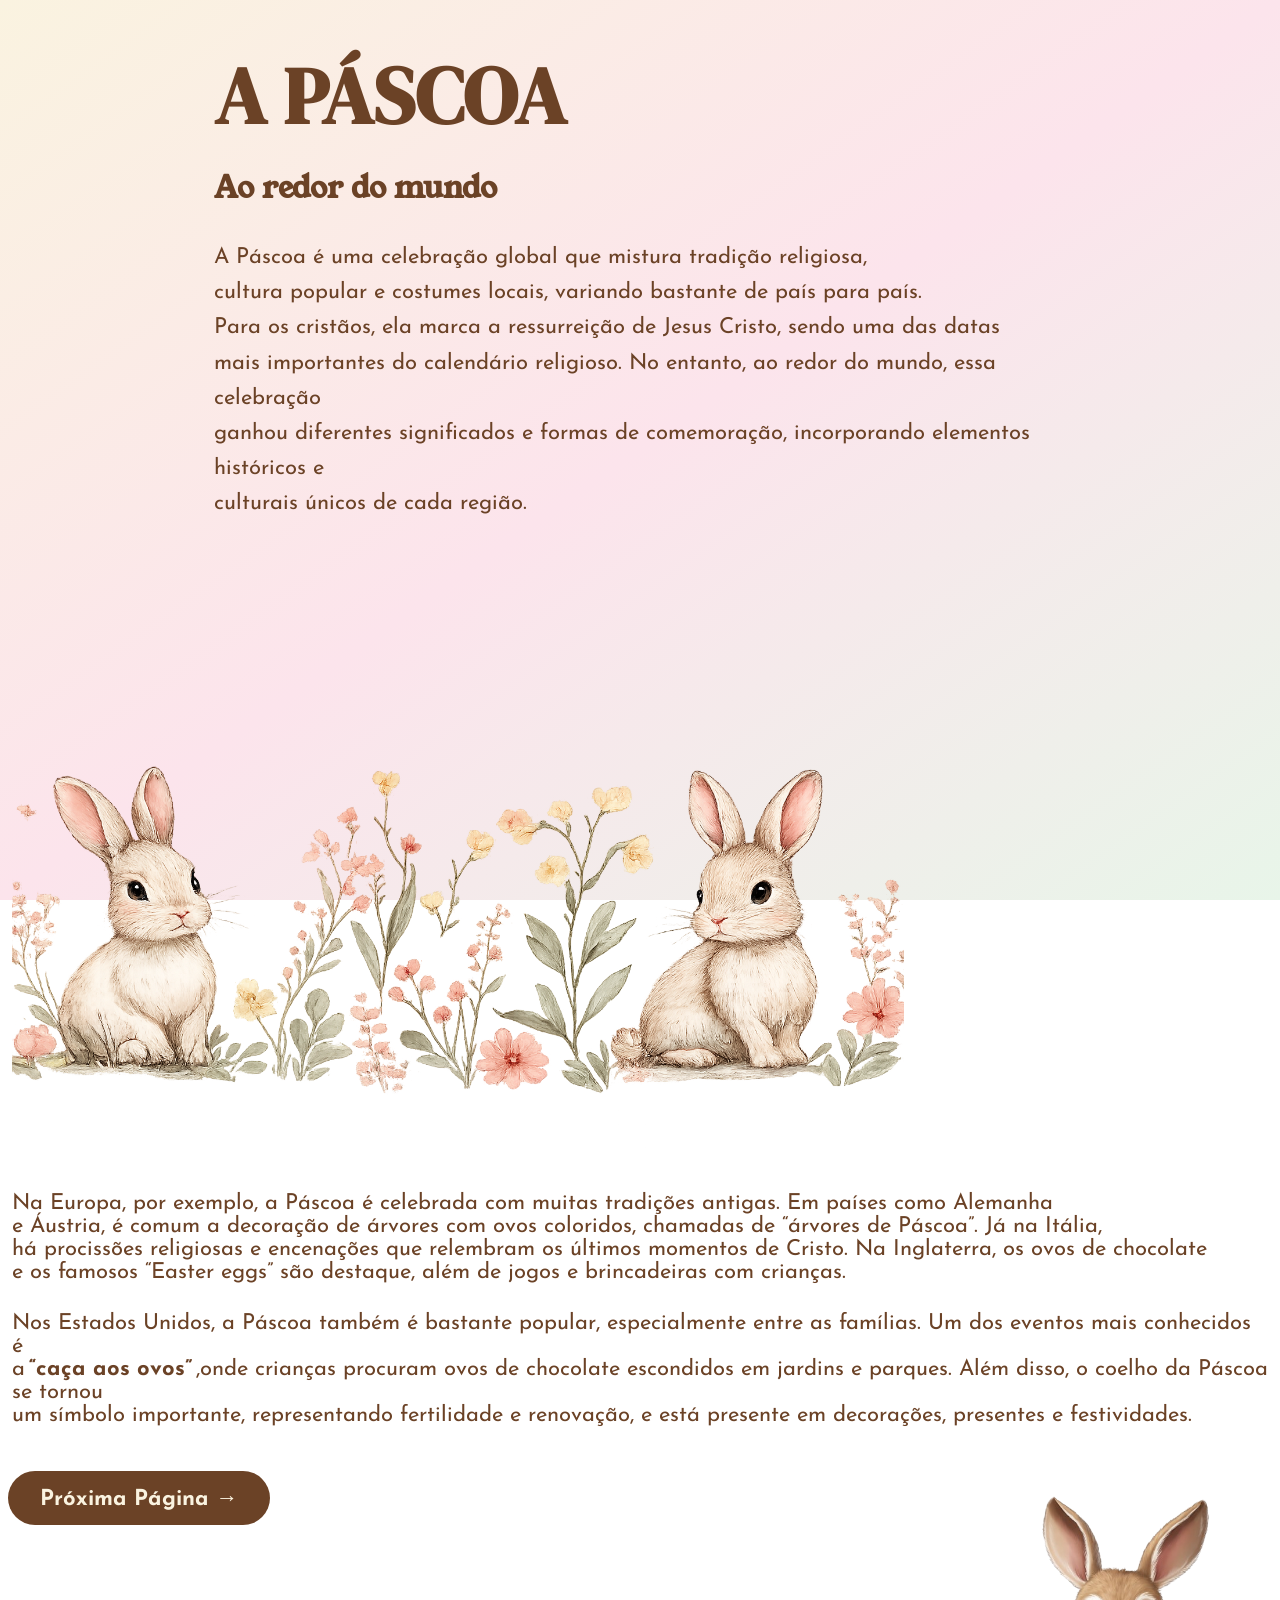
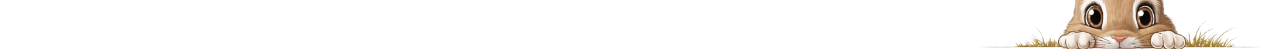
<file: pascoa html/index.html>
<!DOCTYPE html>
<html lang="pt-BR">
<head>
    <link rel="stylesheet" href="css/style.css">
    <meta charset="UTF-8">
    <meta name="viewport" content="width=device-width, initial-scale=1.0">
    <title>Páscoa Html</title>
</head>
<body>
    
    <div class="container">
    <h1>A PÁSCOA</h1>
    <h2>Ao redor do mundo</h2>

    <hr>

    <p>A Páscoa é uma celebração global que mistura tradição religiosa, <br>
    cultura popular e costumes locais, variando bastante de país para país. <br>
    Para os cristãos, ela marca a ressurreição de Jesus Cristo, sendo uma das datas <br>
    mais importantes do calendário religioso. No entanto, ao redor do mundo, essa celebração <br>
    ganhou diferentes significados e formas de comemoração, incorporando elementos históricos e <br>
    culturais únicos de cada região.</p>

    </div>
    
    <hr>
    <img src="images/Coelho e flores silvestres delicadas.png" class="asset-coelhos">
    <hr>


    <p>Na Europa, por exemplo, a Páscoa é celebrada com muitas tradições antigas. Em países como Alemanha <br>
    e Áustria, é comum a decoração de árvores com ovos coloridos, chamadas de “árvores de Páscoa”. Já na Itália, <br>
    há procissões religiosas e encenações que relembram os últimos momentos de Cristo. Na Inglaterra, os ovos de chocolate <br>
    e os famosos “Easter eggs” são destaque, além de jogos e brincadeiras com crianças.</p>

    <hr>

    <p>Nos Estados Unidos, a Páscoa também é bastante popular, especialmente entre as famílias. Um dos eventos mais conhecidos é <br>
    a<strong>“caça aos ovos”</strong>,onde crianças procuram ovos de chocolate escondidos em jardins e parques. Além disso, o coelho da Páscoa se tornou <br>
    um símbolo importante, representando fertilidade e renovação, e está presente em decorações, presentes e festividades.</p>
<hr>

<a href="page2.html" class="botao-proxpage" >Próxima Página →</a>

<hr>

<footer>
    <img src="images/Coelho_fofo_espiando_curioseiramente-removebg-preview.png" class="asset-coelho-espiando">
</footer>






</body>
</html>
</file>
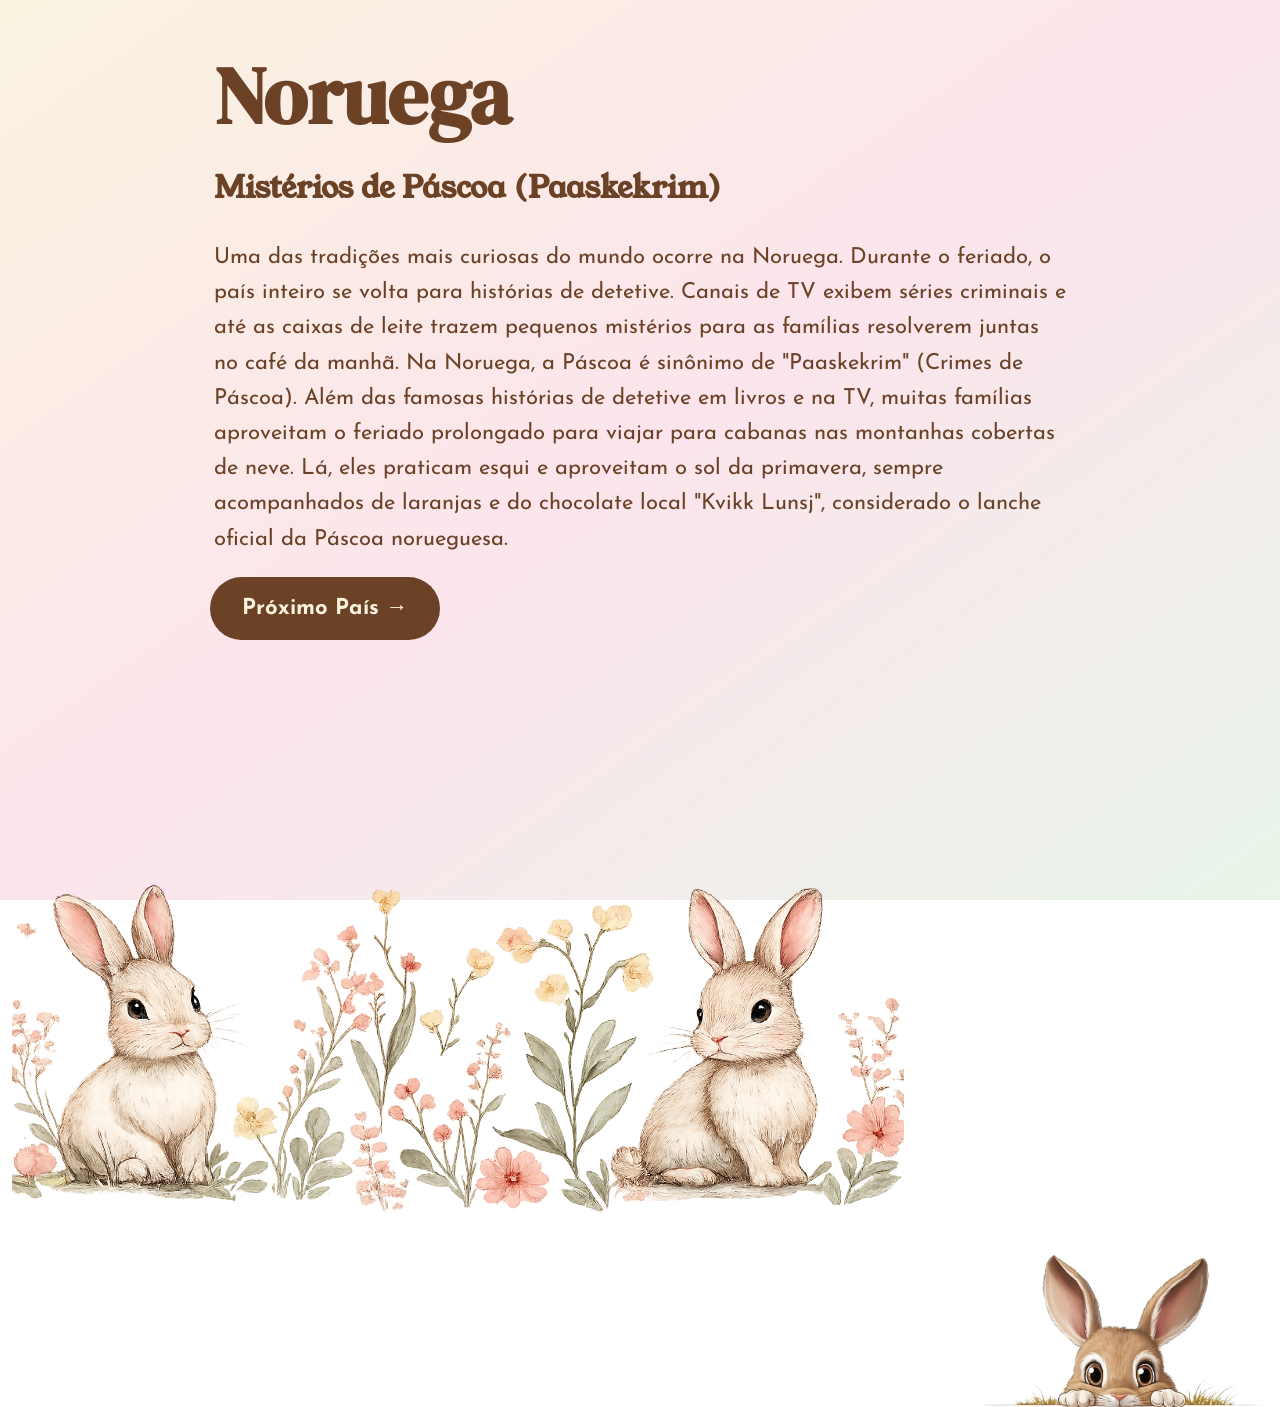
<file: pascoa html/page2.html>
<!DOCTYPE html>
<html lang="pt-br">
<head>
    <meta charset="UTF-8">
    <title>Páscoa na Noruega</title>
    <link rel="stylesheet" href="css/style.css">
    <meta name="viewport" content="width=device-width, initial-scale=1.0"> 
</head>
<body>
    <div class="container">
        <h1>Noruega</h1>
        <h2>Mistérios de Páscoa (Paaskekrim)</h2>
        <hr>
        <p>Uma das tradições mais curiosas do mundo ocorre na Noruega. Durante o feriado, o país inteiro se volta para histórias de detetive. Canais de TV exibem séries criminais e até as caixas de leite trazem pequenos mistérios para as famílias resolverem juntas no café da manhã. Na Noruega, a Páscoa é sinônimo de "Paaskekrim" (Crimes de Páscoa). Além das famosas histórias de detetive em livros e na TV, muitas famílias aproveitam o feriado prolongado para viajar para cabanas nas montanhas cobertas de neve. Lá, eles praticam esqui e aproveitam o sol da primavera, sempre acompanhados de laranjas e do chocolate local "Kvikk Lunsj", considerado o lanche oficial da Páscoa norueguesa.</p>
        
        <a href="page3.html" class="botao-proxpage2">Próximo País →</a>
    </div>


    <hr>
    <img src="images/Coelho e flores silvestres delicadas.png" class="asset-coelhos">
    <hr>


    <footer>
        <img src="images/Coelho_fofo_espiando_curioseiramente-removebg-preview.png" class="asset-coelho-espiando">
    </footer>
</body>
</html>
</file>
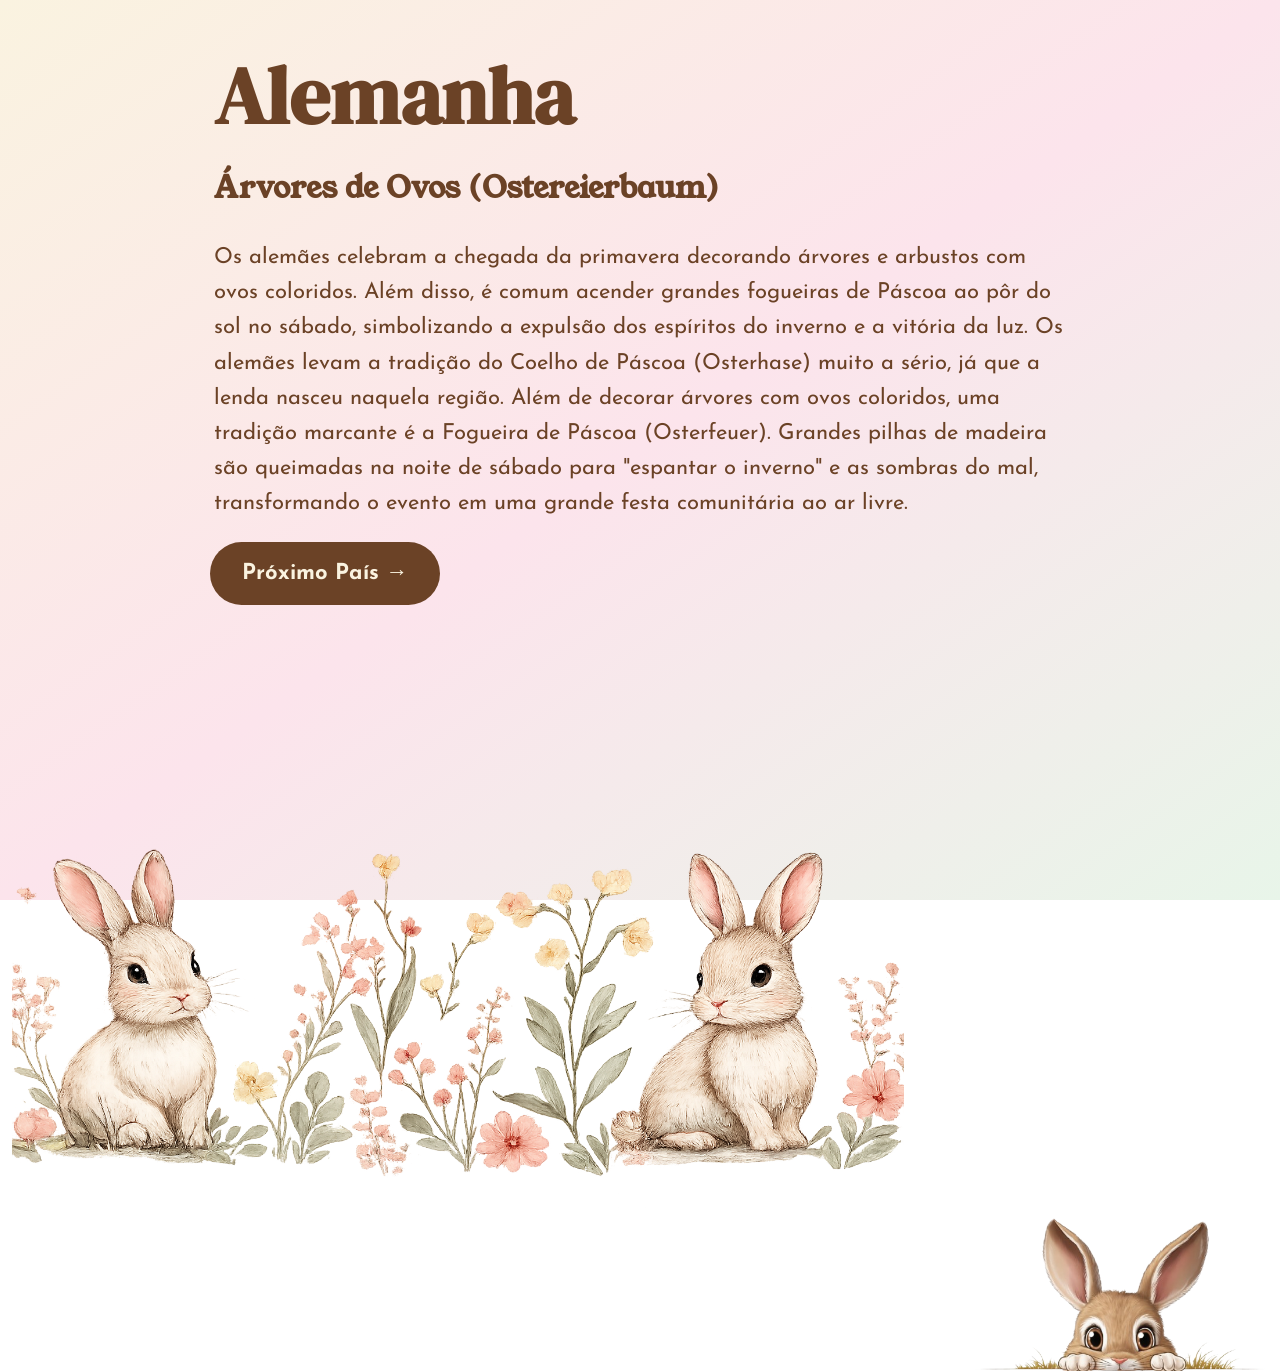
<file: pascoa html/page3.html>
<!DOCTYPE html>
<html lang="pt-br">
<head>
    <meta charset="UTF-8">
    <title>Páscoa na Alemanha</title>
    <link rel="stylesheet" href="css/style.css">
    <meta name="viewport" content="width=device-width, initial-scale=1.0">
</head>
<body>
    <div class="container">
        <h1>Alemanha</h1>
        <h2>Árvores de Ovos (Ostereierbaum)</h2>
        <hr>
        <p>Os alemães celebram a chegada da primavera decorando árvores e arbustos com ovos coloridos. Além disso, é comum acender grandes fogueiras de Páscoa ao pôr do sol no sábado, simbolizando a expulsão dos espíritos do inverno e a vitória da luz. Os alemães levam a tradição do Coelho de Páscoa (Osterhase) muito a sério, já que a lenda nasceu naquela região. Além de decorar árvores com ovos coloridos, uma tradição marcante é a Fogueira de Páscoa (Osterfeuer). Grandes pilhas de madeira são queimadas na noite de sábado para "espantar o inverno" e as sombras do mal, transformando o evento em uma grande festa comunitária ao ar livre.</p>
        
        <a href="page4.html" class="botao-proxpage3">Próximo País →</a>
    </div>


    <hr>
    <img src="images/Coelho e flores silvestres delicadas.png" class="asset-coelhos">
    <hr>



    <footer>
        <img src="images/Coelho_fofo_espiando_curioseiramente-removebg-preview.png" class="asset-coelho-espiando">
    </footer>
</body>
</html>
</file>
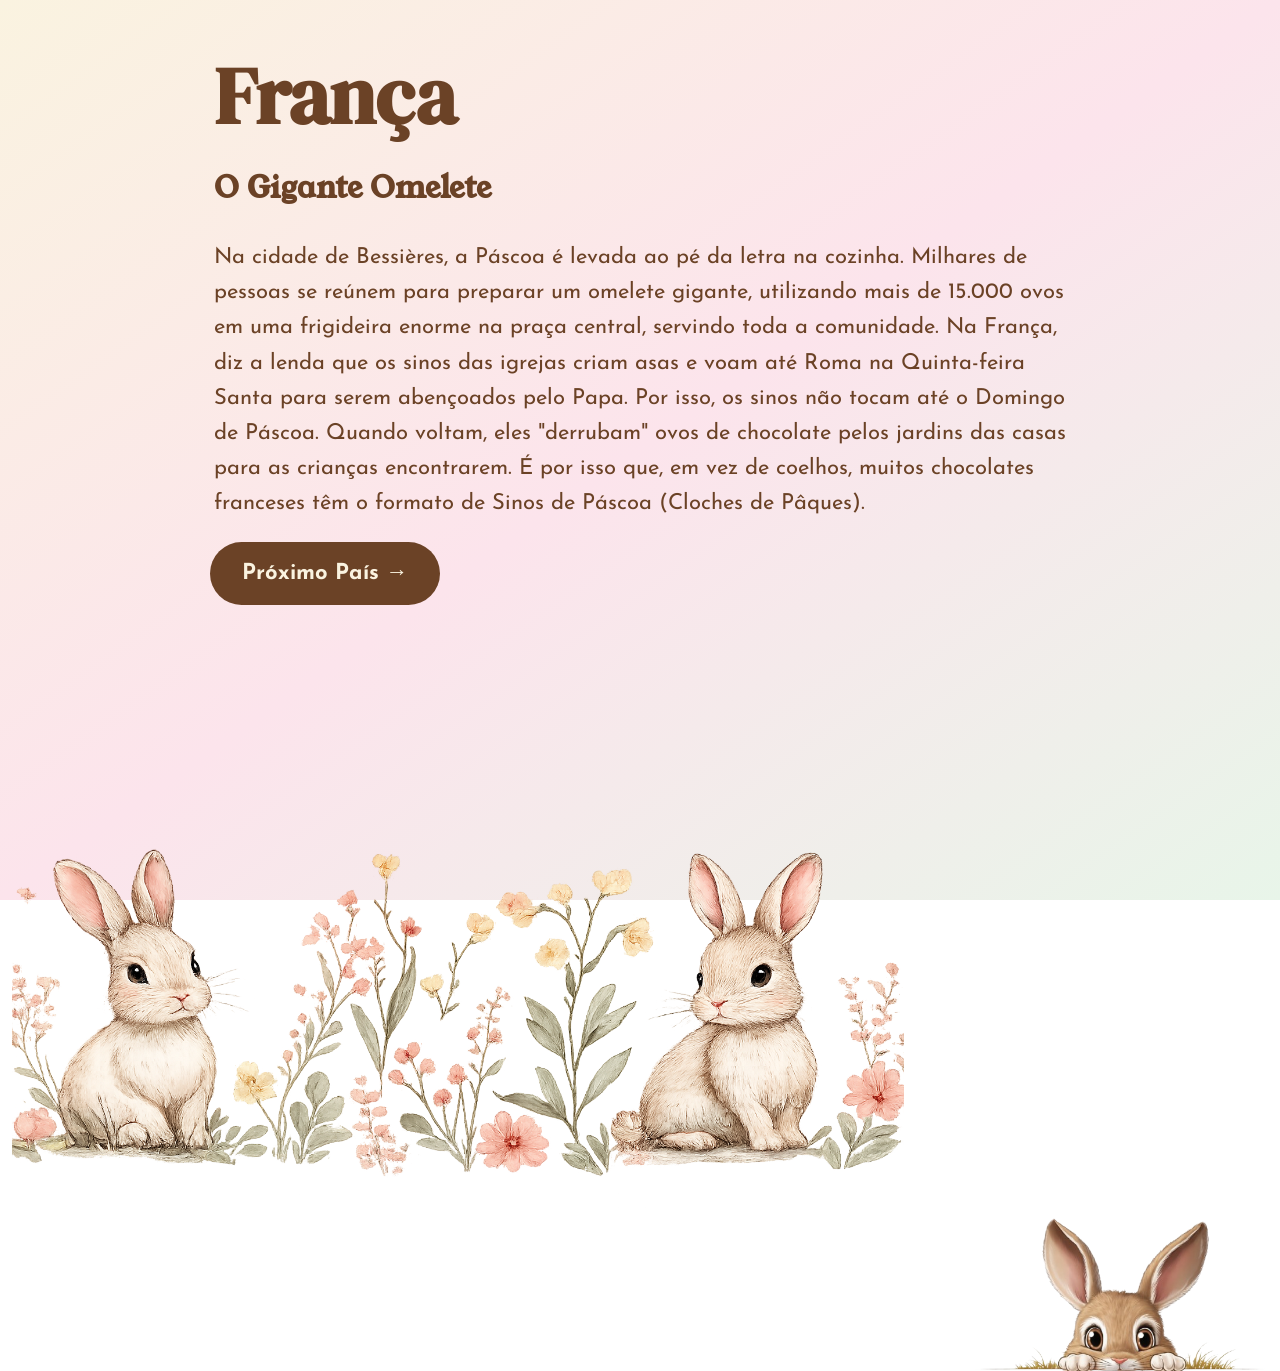
<file: pascoa html/page4.html>
<!DOCTYPE html>
<html lang="pt-br">
<head>
    <meta charset="UTF-8">
    <title>Páscoa na França</title>
    <link rel="stylesheet" href="css/style.css">
    <meta name="viewport" content="width=device-width, initial-scale=1.0">
</head>
<body>
    <div class="container">
        <h1>França</h1>
        <h2>O Gigante Omelete</h2>
        <hr>
        <p>Na cidade de Bessières, a Páscoa é levada ao pé da letra na cozinha. Milhares de pessoas se reúnem para preparar um omelete gigante, utilizando mais de 15.000 ovos em uma frigideira enorme na praça central, servindo toda a comunidade. Na França, diz a lenda que os sinos das igrejas criam asas e voam até Roma na Quinta-feira Santa para serem abençoados pelo Papa. Por isso, os sinos não tocam até o Domingo de Páscoa. Quando voltam, eles "derrubam" ovos de chocolate pelos jardins das casas para as crianças encontrarem. É por isso que, em vez de coelhos, muitos chocolates franceses têm o formato de Sinos de Páscoa (Cloches de Pâques).</p>
        
        <a href="page5.html" class="botao-proxpage4">Próximo País →</a>
    </div>


    <hr>
    <img src="images/Coelho e flores silvestres delicadas.png" class="asset-coelhos">
    <hr>


    <footer>
        <img src="images/Coelho_fofo_espiando_curioseiramente-removebg-preview.png" class="asset-coelho-espiando">
    </footer>
</body>
</html>
</file>
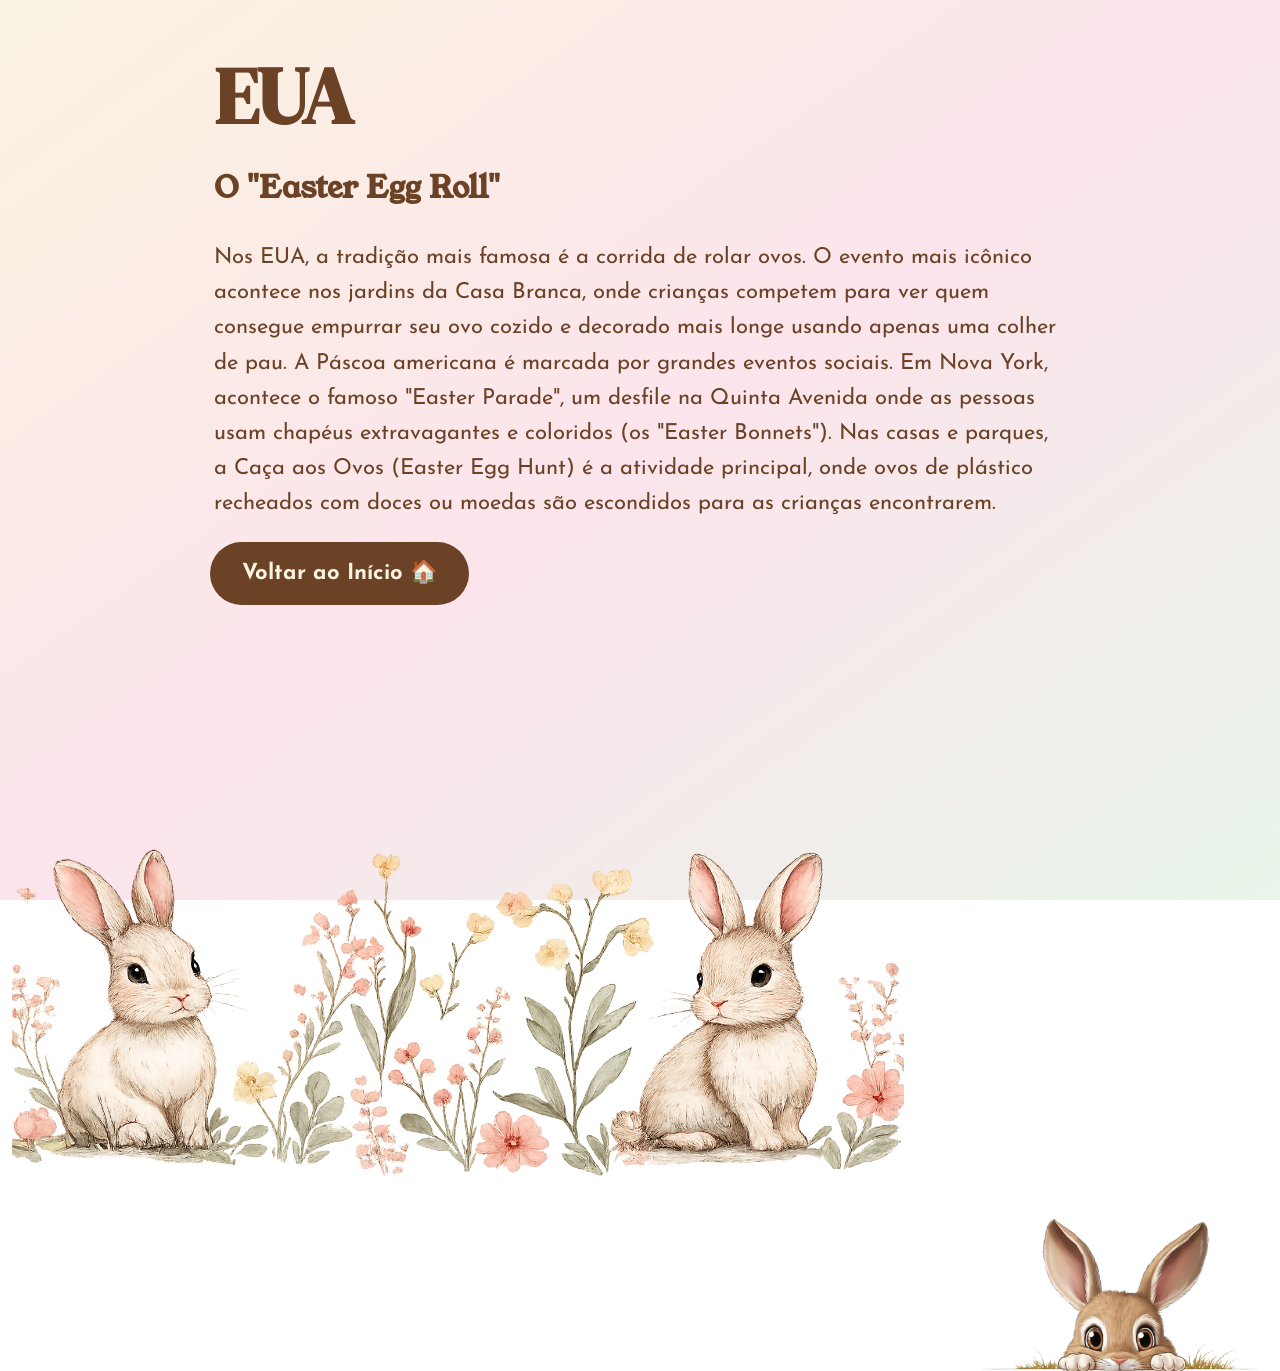
<file: pascoa html/page5.html>
<!DOCTYPE html>
<html lang="pt-br">
<head>
    <meta charset="UTF-8">
    <title>Páscoa nos EUA</title>
    <link rel="stylesheet" href="css/style.css">
    <meta name="viewport" content="width=device-width, initial-scale=1.0">
</head>
<body>
    <div class="container">
        <h1>EUA</h1>
        <h2>O "Easter Egg Roll"</h2>
        <hr>
        <p>Nos EUA, a tradição mais famosa é a corrida de rolar ovos. O evento mais icônico acontece nos jardins da Casa Branca, onde crianças competem para ver quem consegue empurrar seu ovo cozido e decorado mais longe usando apenas uma colher de pau. A Páscoa americana é marcada por grandes eventos sociais. Em Nova York, acontece o famoso "Easter Parade", um desfile na Quinta Avenida onde as pessoas usam chapéus extravagantes e coloridos (os "Easter Bonnets"). Nas casas e parques, a Caça aos Ovos (Easter Egg Hunt) é a atividade principal, onde ovos de plástico recheados com doces ou moedas são escondidos para as crianças encontrarem.</p>
        
        <a href="index.html" class="botao-proxpage5">Voltar ao Início 🏠</a>
    </div>



    <hr>
    <img src="images/Coelho e flores silvestres delicadas.png" class="asset-coelhos">
    <hr>


    <footer>
        <img src="images/Coelho_fofo_espiando_curioseiramente-removebg-preview.png" class="asset-coelho-espiando">
    </footer>
</body>
</html>
</file>
<file: pascoa html/css/style.css>
@import url('https://fonts.googleapis.com/css2?family=DM+Serif+Display:ital@0;1&family=Instrument+Serif:ital@0;1&family=Josefin+Sans:ital,wght@0,100..700;1,100..700&display=swap');
@import url('https://fonts.googleapis.com/css2?family=Playwrite+IE:wght@100..400&display=swap');
@import url('https://fonts.googleapis.com/css2?family=DM+Serif+Display:ital@0;1&display=swap');
@import url('https://fonts.googleapis.com/css2?family=Young+Serif&display=swap');


* {
    margin: 0;
    padding: 4px; 
    padding-bottom: 0;
    box-sizing: border-box;
}




.container {    
    width: 80%;
    margin: auto;
    line-height: 1.6;
    max-width: 1000px; 
    padding: 20px;    
    flex: 1;          
}



body {
    font-family: 'Josefin Sans', serif;
    font-size: 22px;
    color: #6B4226;
    background: linear-gradient(to bottom right, #FAF3E0, #fce4ec, #e8f5e9);
    background-attachment: fixed;
    position: relative;
    min-height: 100vh; 
    display: flex;
    flex-direction: column;
}


footer {
    position: relative;
    width: 100%;
    height: 100px; 
}

.container {
    width: 80%;
    margin: auto;
    line-height: 1.6;
    max-width: 100vh;
}





h1 {
font-size: 80px;
font-family: 'DM Serif Display', serif;

}

h2 {
font-size: 30px;
font-family: 'Young Serif', serif


}





.botao-proxpage {
    /* Cores e Texto */
    background-color: #6B4226; /* Marrom chocolate que você já usa */
    color: #FAF3E0;           /* O creme claro do seu fundo */
    text-decoration: none;    /* Remove o sublinhado do link */
    font-family: 'Josefin Sans', sans-serif;
    font-weight: 700;
    
    /* Espaçamento e Formato */
    padding: 12px 30px;
    display: inline-block;    /* Permite dar tamanho ao link */
    border-radius: 50px;      /* Deixa as pontas bem arredondadas */
    
    /* Suavidade */
    transition: all 0.3s ease;
    border: 2px solid transparent;
    cursor: pointer;
    margin-top: 20px;
    margin-right: auto;

}

.botao-proxpage2 {
    
    background-color: #6B4226; 
    color: #FAF3E0;           
    text-decoration: none;    
    font-family: 'Josefin Sans', sans-serif;
    font-weight: 700;
    
    
    padding: 12px 30px;
    display: inline-block;    
    border-radius: 50px;     
    
    
    transition: all 0.3s ease;
    border: 2px solid transparent;
    cursor: pointer;
    margin-top: 20px;
    margin-right: auto;

}

.botao-proxpage3 {
    
    background-color: #6B4226; 
    color: #FAF3E0;          
    text-decoration: none;   
    font-family: 'Josefin Sans', sans-serif;
    font-weight: 700;
    
    
    padding: 12px 30px;
    display: inline-block;    
    border-radius: 50px;     
    
    
    transition: all 0.3s ease;
    border: 2px solid transparent;
    cursor: pointer;
    margin-top: 20px;
    margin-right: auto;

}


.botao-proxpage4 {
    
    background-color: #6B4226; 
    color: #FAF3E0;           
    text-decoration: none;    
    font-family: 'Josefin Sans', sans-serif;
    font-weight: 700;
    
    
    padding: 12px 30px;
    display: inline-block;    
    border-radius: 50px;      
    
    transition: all 0.3s ease;
    border: 2px solid transparent;
    cursor: pointer;
    margin-top: 20px;
    margin-right: auto;

}


.botao-proxpage5 {

    background-color: #6B4226; 
    color: #FAF3E0;           
    text-decoration: none;    
    font-family: 'Josefin Sans', sans-serif;
    font-weight: 700;
    
    
    padding: 12px 30px;
    display: inline-block;    
    border-radius: 50px;      
    
    
    transition: all 0.3s ease;
    border: 2px solid transparent;
    cursor: pointer;
    margin-top: 20px;
    margin-right: auto;

}




hr {
border: 5px;
padding: 12px;

}


.asset-coelhos {
    box-sizing: border-box;
    max-width: 100vh;
    height: auto;
    object-fit: cover;
    object-position: center;
    display: block;
    align-items: center;
}

.asset-coelho-espiando {
    position: absolute;
    bottom: 0;      
    right: 0;      
    width: auto;   
    height: 200px;  
    object-fit: cover;
    object-position: right; 
    }
</file>
